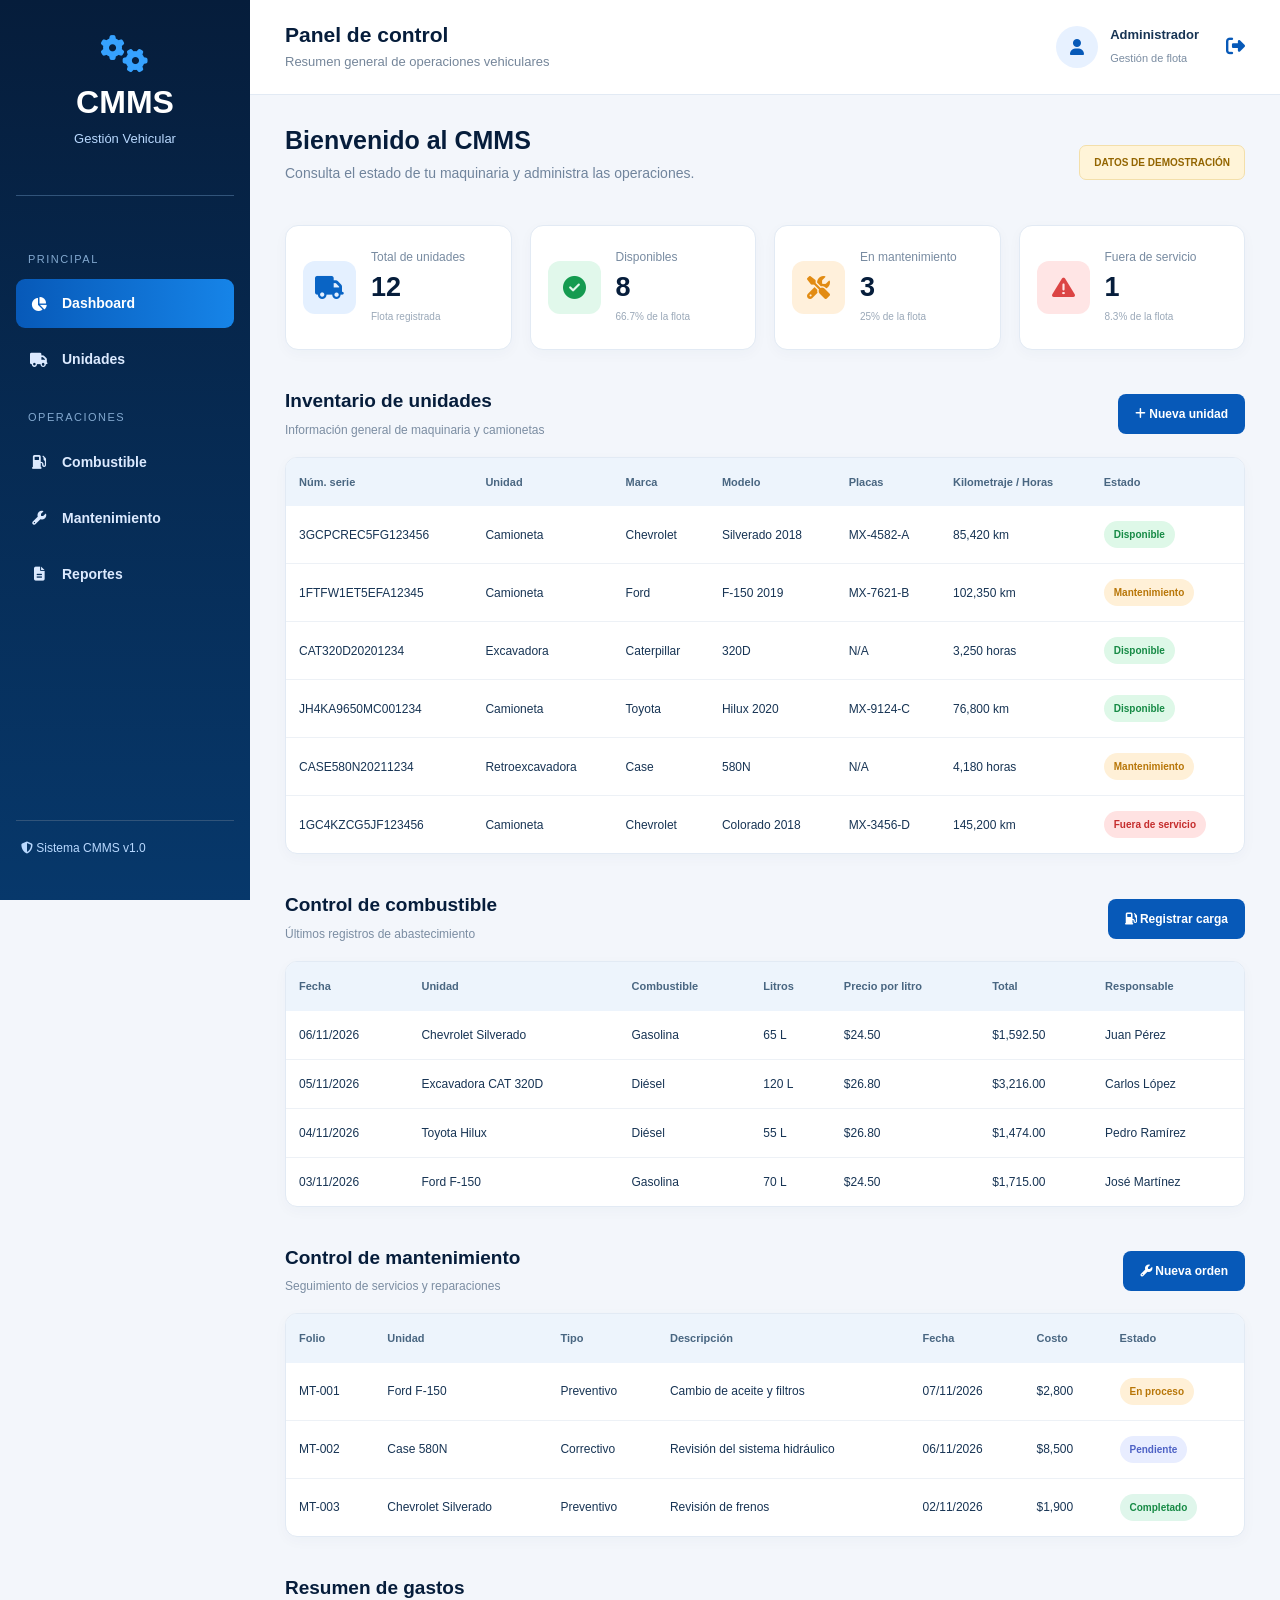
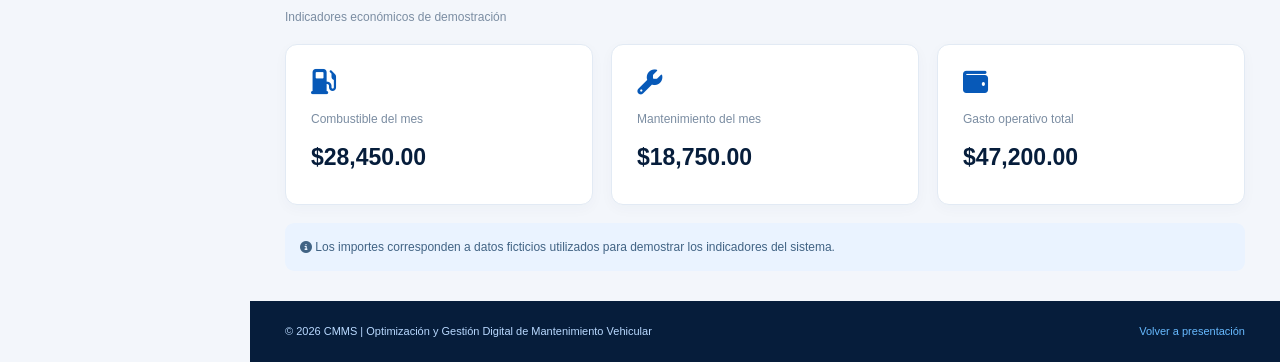
<file: resultados.html>
<!DOCTYPE html>
<html lang="es">

<head>
    <meta charset="UTF-8">
    <meta name="viewport" content="width=device-width, initial-scale=1.0">

    <title>CMMS | Panel de Resultados</title>

    <!-- Bootstrap -->
    <link href="https://cdn.jsdelivr.net/npm/bootstrap@5.3.3/dist/css/bootstrap.min.css"
          rel="stylesheet">

    <!-- Font Awesome -->
    <link href="https://cdnjs.cloudflare.com/ajax/libs/font-awesome/6.5.1/css/all.min.css"
          rel="stylesheet">

    <!-- Estilos del dashboard -->
    <link rel="stylesheet" href="css/dashboard.css">
</head>

<body>

<div class="dashboard">

    <!-- MENU LATERAL -->
    <aside class="dash-sidebar">

        <div class="dash-brand">
            <i class="fa-solid fa-gears"></i>
            <h2>CMMS</h2>
            <p>Gestión Vehicular</p>
        </div>

        <div class="dash-menu">

            <span class="menu-label">PRINCIPAL</span>

            <a href="#resumen" class="menu-link active">
                <i class="fa-solid fa-chart-pie"></i>
                Dashboard
            </a>

            <a href="#unidades" class="menu-link">
                <i class="fa-solid fa-truck"></i>
                Unidades
            </a>

            <span class="menu-label">OPERACIONES</span>

            <a href="#combustible" class="menu-link">
                <i class="fa-solid fa-gas-pump"></i>
                Combustible
            </a>

            <a href="#mantenimientos" class="menu-link">
                <i class="fa-solid fa-wrench"></i>
                Mantenimiento
            </a>

            <a href="#reportes" class="menu-link">
                <i class="fa-solid fa-file-lines"></i>
                Reportes
            </a>

        </div>

        <div class="dash-sidebar-footer">
            <i class="fa-solid fa-shield-halved"></i>
            Sistema CMMS v1.0
        </div>

    </aside>


    <!-- CONTENIDO -->
    <main class="dash-main">

        <!-- BARRA SUPERIOR -->
        <header class="dash-header">

            <div>
                <h3>Panel de control</h3>
                <p>Resumen general de operaciones vehiculares</p>
            </div>

            <div class="header-user">

                <div class="user-icon">
                    <i class="fa-solid fa-user"></i>
                </div>

                <div>
                    <strong>Administrador</strong>
                    <small>Gestión de flota</small>
                </div>

                <a href="index.html" title="Regresar al inicio">
                    <i class="fa-solid fa-right-from-bracket"></i>
                </a>

            </div>

        </header>


        <!-- RESUMEN -->
        <section id="resumen">

            <div class="welcome">
                <div>
                    <h2>Bienvenido al CMMS</h2>
                    <p>
                        Consulta el estado de tu maquinaria
                        y administra las operaciones.
                    </p>
                </div>

                <span class="demo-label">
                    DATOS DE DEMOSTRACIÓN
                </span>
            </div>


            <!-- TARJETAS -->
            <div class="stats-grid">

                <div class="stat-card">
                    <div class="stat-icon blue">
                        <i class="fa-solid fa-truck"></i>
                    </div>
                    <div>
                        <p>Total de unidades</p>
                        <h2>12</h2>
                        <small>Flota registrada</small>
                    </div>
                </div>

                <div class="stat-card">
                    <div class="stat-icon green">
                        <i class="fa-solid fa-circle-check"></i>
                    </div>
                    <div>
                        <p>Disponibles</p>
                        <h2>8</h2>
                        <small>66.7% de la flota</small>
                    </div>
                </div>

                <div class="stat-card">
                    <div class="stat-icon orange">
                        <i class="fa-solid fa-screwdriver-wrench"></i>
                    </div>
                    <div>
                        <p>En mantenimiento</p>
                        <h2>3</h2>
                        <small>25% de la flota</small>
                    </div>
                </div>

                <div class="stat-card">
                    <div class="stat-icon red">
                        <i class="fa-solid fa-triangle-exclamation"></i>
                    </div>
                    <div>
                        <p>Fuera de servicio</p>
                        <h2>1</h2>
                        <small>8.3% de la flota</small>
                    </div>
                </div>

            </div>

        </section>


        <!-- UNIDADES -->
        <section id="unidades" class="content-section">

            <div class="section-header">

                <div>
                    <h3>Inventario de unidades</h3>
                    <p>Información general de maquinaria y camionetas</p>
                </div>

                <button class="btn-action" type="button">
                    <i class="fa-solid fa-plus"></i>
                    Nueva unidad
                </button>

            </div>

            <div class="table-container">

                <table>

                    <thead>
                        <tr>
                            <th>Núm. serie</th>
                            <th>Unidad</th>
                            <th>Marca</th>
                            <th>Modelo</th>
                            <th>Placas</th>
                            <th>Kilometraje / Horas</th>
                            <th>Estado</th>
                        </tr>
                    </thead>

                    <tbody>

                        <tr>
                            <td>3GCPCREC5FG123456</td>
                            <td>Camioneta</td>
                            <td>Chevrolet</td>
                            <td>Silverado 2018</td>
                            <td>MX-4582-A</td>
                            <td>85,420 km</td>
                            <td><span class="status available">Disponible</span></td>
                        </tr>

                        <tr>
                            <td>1FTFW1ET5EFA12345</td>
                            <td>Camioneta</td>
                            <td>Ford</td>
                            <td>F-150 2019</td>
                            <td>MX-7621-B</td>
                            <td>102,350 km</td>
                            <td><span class="status maintenance">Mantenimiento</span></td>
                        </tr>

                        <tr>
                            <td>CAT320D20201234</td>
                            <td>Excavadora</td>
                            <td>Caterpillar</td>
                            <td>320D</td>
                            <td>N/A</td>
                            <td>3,250 horas</td>
                            <td><span class="status available">Disponible</span></td>
                        </tr>

                        <tr>
                            <td>JH4KA9650MC001234</td>
                            <td>Camioneta</td>
                            <td>Toyota</td>
                            <td>Hilux 2020</td>
                            <td>MX-9124-C</td>
                            <td>76,800 km</td>
                            <td><span class="status available">Disponible</span></td>
                        </tr>

                        <tr>
                            <td>CASE580N20211234</td>
                            <td>Retroexcavadora</td>
                            <td>Case</td>
                            <td>580N</td>
                            <td>N/A</td>
                            <td>4,180 horas</td>
                            <td><span class="status maintenance">Mantenimiento</span></td>
                        </tr>

                        <tr>
                            <td>1GC4KZCG5JF123456</td>
                            <td>Camioneta</td>
                            <td>Chevrolet</td>
                            <td>Colorado 2018</td>
                            <td>MX-3456-D</td>
                            <td>145,200 km</td>
                            <td><span class="status out">Fuera de servicio</span></td>
                        </tr>

                    </tbody>

                </table>

            </div>

        </section>


        <!-- COMBUSTIBLE -->
        <section id="combustible" class="content-section">

            <div class="section-header">

                <div>
                    <h3>Control de combustible</h3>
                    <p>Últimos registros de abastecimiento</p>
                </div>

                <button class="btn-action" type="button">
                    <i class="fa-solid fa-gas-pump"></i>
                    Registrar carga
                </button>

            </div>

            <div class="table-container">

                <table>

                    <thead>
                        <tr>
                            <th>Fecha</th>
                            <th>Unidad</th>
                            <th>Combustible</th>
                            <th>Litros</th>
                            <th>Precio por litro</th>
                            <th>Total</th>
                            <th>Responsable</th>
                        </tr>
                    </thead>

                    <tbody>

                        <tr>
                            <td>06/11/2026</td>
                            <td>Chevrolet Silverado</td>
                            <td>Gasolina</td>
                            <td>65 L</td>
                            <td>$24.50</td>
                            <td>$1,592.50</td>
                            <td>Juan Pérez</td>
                        </tr>

                        <tr>
                            <td>05/11/2026</td>
                            <td>Excavadora CAT 320D</td>
                            <td>Diésel</td>
                            <td>120 L</td>
                            <td>$26.80</td>
                            <td>$3,216.00</td>
                            <td>Carlos López</td>
                        </tr>

                        <tr>
                            <td>04/11/2026</td>
                            <td>Toyota Hilux</td>
                            <td>Diésel</td>
                            <td>55 L</td>
                            <td>$26.80</td>
                            <td>$1,474.00</td>
                            <td>Pedro Ramírez</td>
                        </tr>

                        <tr>
                            <td>03/11/2026</td>
                            <td>Ford F-150</td>
                            <td>Gasolina</td>
                            <td>70 L</td>
                            <td>$24.50</td>
                            <td>$1,715.00</td>
                            <td>José Martínez</td>
                        </tr>

                    </tbody>

                </table>

            </div>

        </section>


        <!-- MANTENIMIENTOS -->
        <section id="mantenimientos" class="content-section">

            <div class="section-header">

                <div>
                    <h3>Control de mantenimiento</h3>
                    <p>Seguimiento de servicios y reparaciones</p>
                </div>

                <button class="btn-action" type="button">
                    <i class="fa-solid fa-wrench"></i>
                    Nueva orden
                </button>

            </div>

            <div class="table-container">

                <table>

                    <thead>
                        <tr>
                            <th>Folio</th>
                            <th>Unidad</th>
                            <th>Tipo</th>
                            <th>Descripción</th>
                            <th>Fecha</th>
                            <th>Costo</th>
                            <th>Estado</th>
                        </tr>
                    </thead>

                    <tbody>

                        <tr>
                            <td>MT-001</td>
                            <td>Ford F-150</td>
                            <td>Preventivo</td>
                            <td>Cambio de aceite y filtros</td>
                            <td>07/11/2026</td>
                            <td>$2,800</td>
                            <td><span class="status maintenance">En proceso</span></td>
                        </tr>

                        <tr>
                            <td>MT-002</td>
                            <td>Case 580N</td>
                            <td>Correctivo</td>
                            <td>Revisión del sistema hidráulico</td>
                            <td>06/11/2026</td>
                            <td>$8,500</td>
                            <td><span class="status pending">Pendiente</span></td>
                        </tr>

                        <tr>
                            <td>MT-003</td>
                            <td>Chevrolet Silverado</td>
                            <td>Preventivo</td>
                            <td>Revisión de frenos</td>
                            <td>02/11/2026</td>
                            <td>$1,900</td>
                            <td><span class="status completed">Completado</span></td>
                        </tr>

                    </tbody>

                </table>

            </div>

        </section>


        <!-- REPORTES -->
        <section id="reportes" class="content-section">

            <div class="section-header">

                <div>
                    <h3>Resumen de gastos</h3>
                    <p>Indicadores económicos de demostración</p>
                </div>

            </div>

            <div class="expenses-grid">

                <div class="expense-card">
                    <i class="fa-solid fa-gas-pump"></i>
                    <p>Combustible del mes</p>
                    <h2>$28,450.00</h2>
                </div>

                <div class="expense-card">
                    <i class="fa-solid fa-wrench"></i>
                    <p>Mantenimiento del mes</p>
                    <h2>$18,750.00</h2>
                </div>

                <div class="expense-card">
                    <i class="fa-solid fa-wallet"></i>
                    <p>Gasto operativo total</p>
                    <h2>$47,200.00</h2>
                </div>

            </div>

            <div class="report-note">
                <i class="fa-solid fa-circle-info"></i>
                Los importes corresponden a datos ficticios
                utilizados para demostrar los indicadores del sistema.
            </div>

        </section>


        <!-- PIE DE PAGINA -->
        <footer class="dash-footer">

            <p>
                © 2026 CMMS |
                Optimización y Gestión Digital de Mantenimiento Vehicular
            </p>

            <a href="index.html">
                Volver a presentación
            </a>

        </footer>

    </main>

</div>

</body>
</html>
<script src="js/auth.js"></script>
<script src="js/gestion.js"></script>
</file>
<file: css/dashboard.css>
/* =========================
   CONFIGURACION GENERAL
========================= */

:root {
    --navy: #061d3b;
    --blue: #0759b8;
    --light-blue: #36a2ff;
    --background: #f3f6fb;
    --text: #173454;
    --border: #e2eaf4;
}

* {
    margin: 0;
    padding: 0;
    box-sizing: border-box;
    scroll-behavior: smooth;
}

body {
    font-family: "Segoe UI", Arial, sans-serif;
    background: var(--background);
    color: var(--text);
}


/* =========================
   DISTRIBUCION
========================= */

.dashboard {
    display: flex;
    min-height: 100vh;
}


/* =========================
   MENU LATERAL
========================= */

.dash-sidebar {
    width: 250px;
    min-width: 250px;
    background: linear-gradient(180deg, #061d3b, #07386b);
    color: white;
    padding: 25px 16px;
    display: flex;
    flex-direction: column;
    position: fixed;
    height: 100vh;
    z-index: 100;
}

.dash-brand {
    text-align: center;
    padding: 10px 0 30px;
    border-bottom: 1px solid #31547a;
}

.dash-brand i {
    font-size: 38px;
    color: var(--light-blue);
}

.dash-brand h2 {
    font-size: 32px;
    font-weight: 900;
    margin-top: 8px;
}

.dash-brand p {
    color: #b9d9ff;
    font-size: 13px;
}

.dash-menu {
    margin-top: 30px;
}

.menu-label {
    display: block;
    font-size: 11px;
    letter-spacing: 1.5px;
    color: #83a9d0;
    margin: 25px 12px 12px;
}

.menu-link {
    display: flex;
    align-items: center;
    gap: 13px;
    padding: 14px 13px;
    color: #dceaff;
    border-radius: 9px;
    margin-bottom: 7px;
    font-size: 14px;
    font-weight: 600;
    text-decoration: none;
    transition: .3s;
}

.menu-link:hover,
.menu-link.active {
    color: white;
    background: linear-gradient(90deg, #0759b8, #1684e8);
}

.menu-link i {
    width: 20px;
    text-align: center;
}

.dash-sidebar-footer {
    margin-top: auto;
    padding: 18px 5px;
    border-top: 1px solid #31547a;
    color: #b9d9ff;
    font-size: 12px;
}


/* =========================
   CONTENIDO PRINCIPAL
========================= */

.dash-main {
    margin-left: 250px;
    width: calc(100% - 250px);
    min-width: 0;
}


/* =========================
   BARRA SUPERIOR
========================= */

.dash-header {
    background: white;
    padding: 22px 35px;
    display: flex;
    align-items: center;
    justify-content: space-between;
    border-bottom: 1px solid var(--border);
    position: sticky;
    top: 0;
    z-index: 50;
}

.dash-header h3 {
    font-size: 21px;
    font-weight: 800;
    color: var(--navy);
    margin: 0;
}

.dash-header p {
    font-size: 13px;
    color: #75869a;
    margin: 5px 0 0;
}

.header-user {
    display: flex;
    align-items: center;
    gap: 12px;
}

.user-icon {
    width: 42px;
    height: 42px;
    border-radius: 50%;
    background: #e7f1ff;
    color: var(--blue);
    display: flex;
    align-items: center;
    justify-content: center;
}

.header-user strong {
    display: block;
    font-size: 13px;
}

.header-user small {
    color: #7b8da2;
    font-size: 11px;
}

.header-user a {
    color: var(--blue);
    font-size: 19px;
    margin-left: 15px;
}


/* =========================
   BIENVENIDA
========================= */

#resumen {
    padding: 30px 35px;
}

.welcome {
    display: flex;
    align-items: center;
    justify-content: space-between;
    gap: 15px;
    margin-bottom: 25px;
}

.welcome h2 {
    font-size: 25px;
    font-weight: 800;
    color: var(--navy);
}

.welcome p {
    color: #70849c;
    font-size: 14px;
}

.demo-label {
    background: #fff4d8;
    color: #936500;
    border: 1px solid #f3dfaa;
    padding: 9px 14px;
    border-radius: 7px;
    font-size: 10px;
    font-weight: 800;
}


/* =========================
   TARJETAS DE INDICADORES
========================= */

.stats-grid {
    display: grid;
    grid-template-columns: repeat(4, 1fr);
    gap: 18px;
}

.stat-card {
    display: flex;
    align-items: center;
    gap: 15px;
    padding: 22px 17px;
    background: white;
    border: 1px solid var(--border);
    border-radius: 13px;
    box-shadow: 0 4px 14px #183a6408;
}

.stat-icon {
    width: 53px;
    min-width: 53px;
    height: 53px;
    display: flex;
    align-items: center;
    justify-content: center;
    border-radius: 12px;
    font-size: 23px;
}

.blue {
    background: #e4f0ff;
    color: #0964c5;
}

.green {
    background: #e1f8eb;
    color: #159b50;
}

.orange {
    background: #fff0db;
    color: #e28b12;
}

.red {
    background: #ffe5e5;
    color: #dc4444;
}

.stat-card p {
    color: #788ba1;
    font-size: 12px;
    margin-bottom: 5px;
}

.stat-card h2 {
    font-size: 27px;
    font-weight: 800;
    color: var(--navy);
    margin: 0;
}

.stat-card small {
    font-size: 10px;
    color: #9aa8b8;
}


/* =========================
   SECCIONES Y TABLAS
========================= */

.content-section {
    padding: 10px 35px 30px;
    scroll-margin-top: 95px;
}

.section-header {
    display: flex;
    align-items: center;
    justify-content: space-between;
    gap: 15px;
    margin-bottom: 18px;
}

.section-header h3 {
    font-size: 19px;
    font-weight: 800;
    color: var(--navy);
}

.section-header p {
    font-size: 12px;
    color: #7b8da2;
    margin: 5px 0 0;
}

.btn-action {
    background: var(--blue);
    color: white;
    border: none;
    padding: 11px 17px;
    border-radius: 8px;
    font-size: 12px;
    font-weight: 700;
    cursor: pointer;
    transition: .3s;
}

.btn-action:hover {
    background: #06468e;
    transform: translateY(-2px);
}

.table-container {
    background: white;
    border-radius: 12px;
    border: 1px solid var(--border);
    overflow-x: auto;
    box-shadow: 0 4px 14px #183a6408;
}

table {
    width: 100%;
    min-width: 750px;
    border-collapse: collapse;
}

thead {
    background: #edf4fc;
}

th {
    padding: 16px 13px;
    font-size: 11px;
    color: #496681;
    text-align: left;
    white-space: nowrap;
}

td {
    padding: 15px 13px;
    font-size: 12px;
    border-bottom: 1px solid #edf1f6;
    white-space: nowrap;
}

tbody tr:hover {
    background: #f7faff;
}

tbody tr:last-child td {
    border-bottom: none;
}


/* =========================
   ESTADOS
========================= */

.status {
    padding: 6px 10px;
    border-radius: 20px;
    font-size: 10px;
    font-weight: 700;
    display: inline-block;
}

.available {
    background: #def8e8;
    color: #168a45;
}

.maintenance {
    background: #fff0d7;
    color: #b87608;
}

.out {
    background: #ffe2e2;
    color: #c52d2d;
}

.pending {
    background: #e8edff;
    color: #4e62c5;
}

.completed {
    background: #dff6eb;
    color: #168a45;
}


/* =========================
   GASTOS Y REPORTES
========================= */

.expenses-grid {
    display: grid;
    grid-template-columns: repeat(3, 1fr);
    gap: 18px;
}

.expense-card {
    background: white;
    border: 1px solid var(--border);
    border-radius: 12px;
    padding: 25px;
    box-shadow: 0 4px 14px #183a6408;
}

.expense-card i {
    font-size: 25px;
    color: var(--blue);
    margin-bottom: 15px;
}

.expense-card p {
    font-size: 12px;
    color: #7b8da2;
}

.expense-card h2 {
    font-size: 23px;
    font-weight: 800;
    color: var(--navy);
}

.report-note {
    background: #eaf3ff;
    color: #416384;
    padding: 15px;
    border-radius: 9px;
    margin-top: 18px;
    font-size: 12px;
}


/* =========================
   FOOTER
========================= */

.dash-footer {
    display: flex;
    justify-content: space-between;
    flex-wrap: wrap;
    gap: 10px;
    background: var(--navy);
    color: #b9d9ff;
    padding: 22px 35px;
    font-size: 11px;
}

.dash-footer p {
    margin: 0;
}

.dash-footer a {
    color: #67baff;
    text-decoration: none;
}


/* =========================
   RESPONSIVE
========================= */

@media (max-width: 1100px) {

    .stats-grid {
        grid-template-columns: repeat(2, 1fr);
    }

    .expenses-grid {
        grid-template-columns: 1fr;
    }

}

@media (max-width: 768px) {

    .dashboard {
        display: block;
    }

    .dash-sidebar {
        position: relative;
        width: 100%;
        min-width: 100%;
        height: auto;
    }

    .dash-menu {
        margin-top: 15px;
    }

    .dash-sidebar-footer {
        margin-top: 15px;
    }

    .dash-main {
        margin-left: 0;
        width: 100%;
    }

    .dash-header {
        padding: 18px;
        flex-wrap: wrap;
        gap: 15px;
    }

    #resumen {
        padding: 22px 15px;
    }

    .welcome {
        align-items: flex-start;
        flex-direction: column;
    }

    .stats-grid {
        grid-template-columns: 1fr 1fr;
        gap: 10px;
    }

    .stat-card {
        padding: 15px 10px;
        gap: 9px;
    }

    .stat-icon {
        width: 40px;
        min-width: 40px;
        height: 40px;
        font-size: 17px;
    }

    .stat-card h2 {
        font-size: 22px;
    }

    .content-section {
        padding: 15px;
    }

    .section-header {
        align-items: flex-start;
        flex-direction: column;
    }

    .dash-footer {
        padding: 20px;
    }

}

@media (max-width: 420px) {

    .stats-grid {
        grid-template-columns: 1fr;
    }

}
</file>
